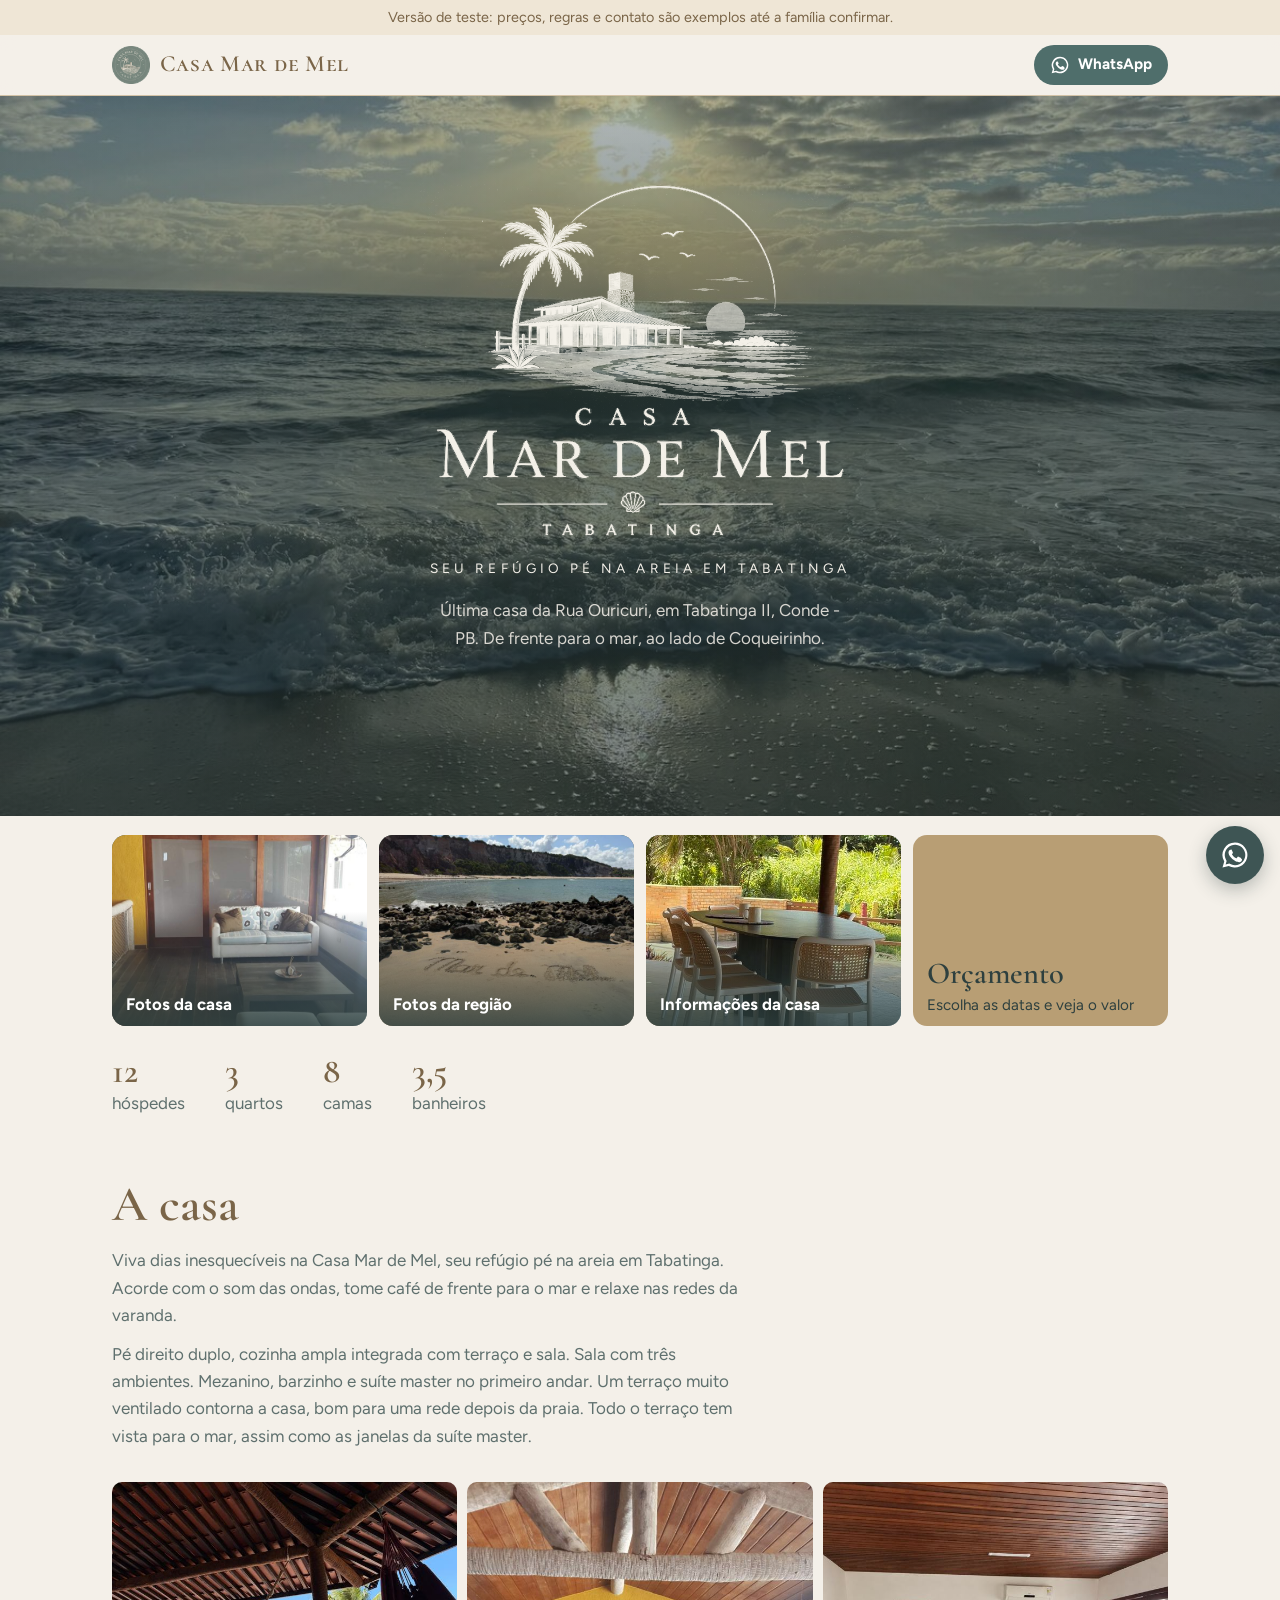
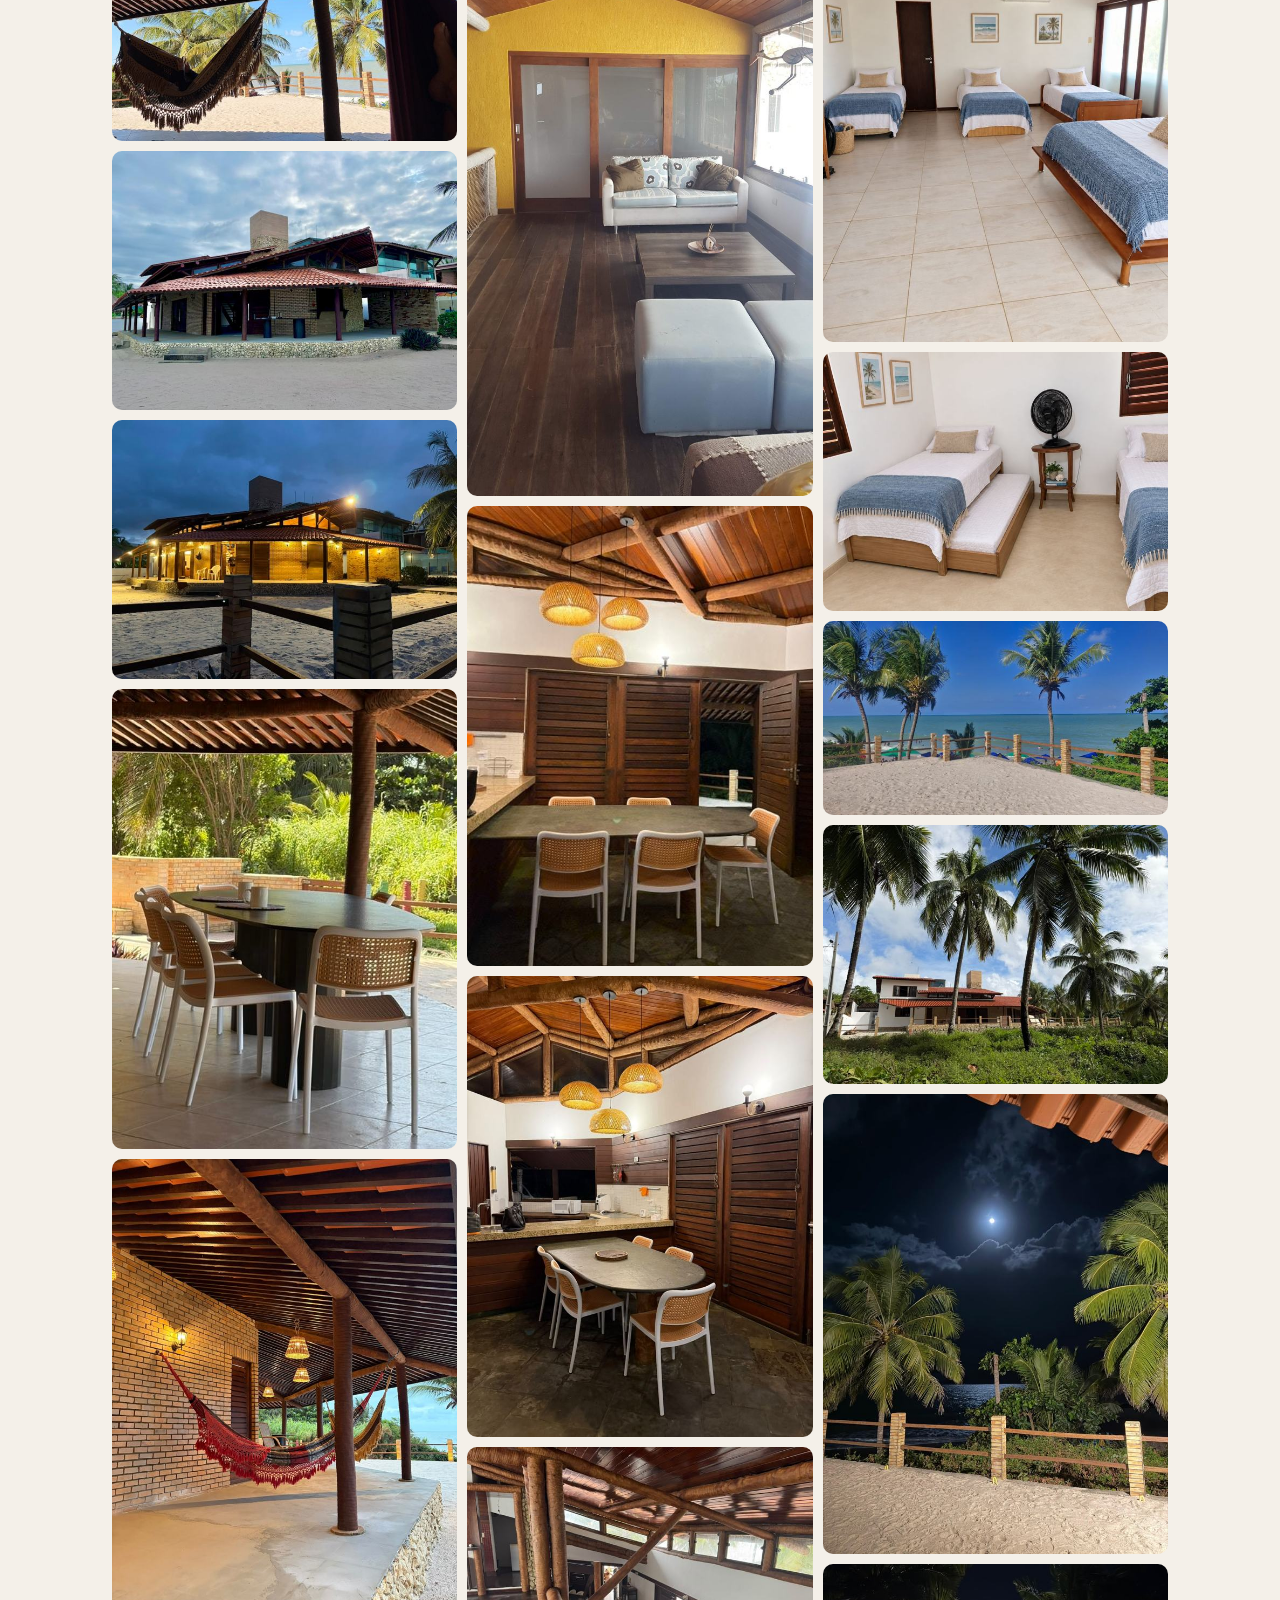
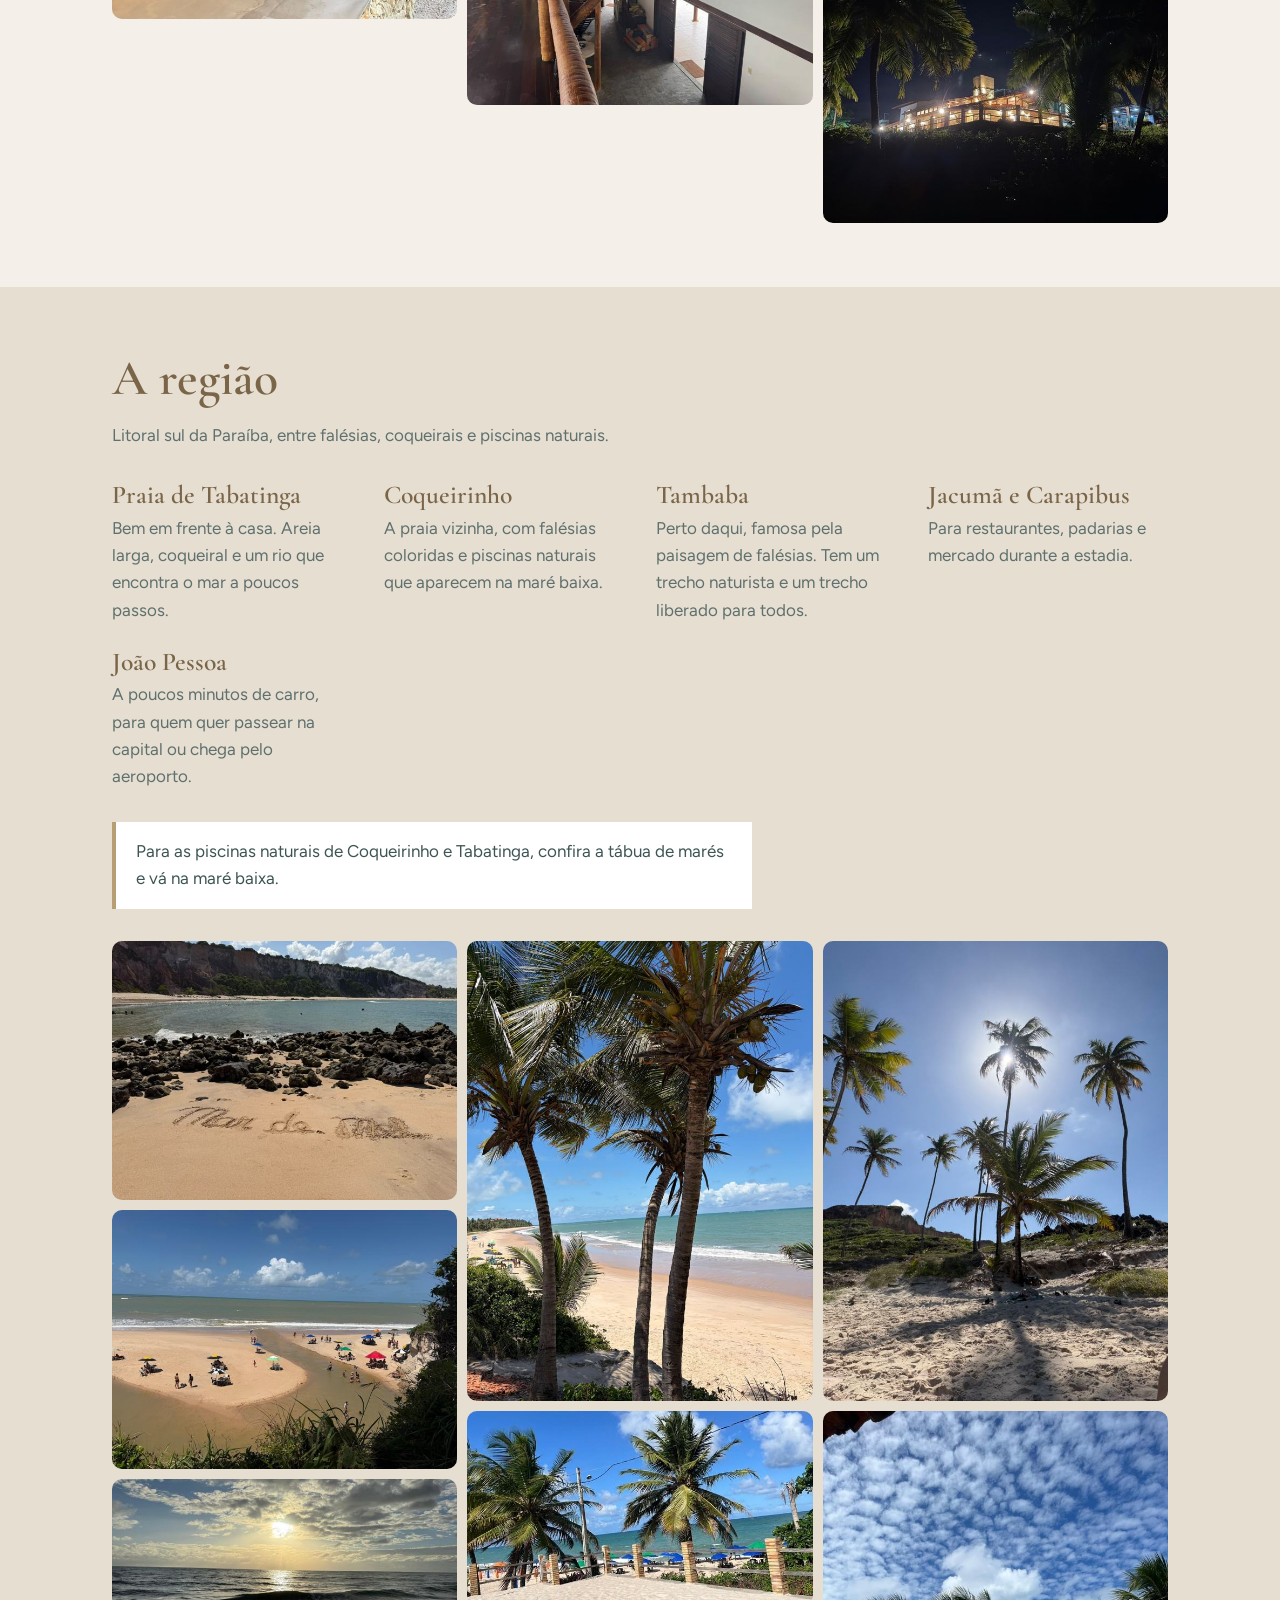
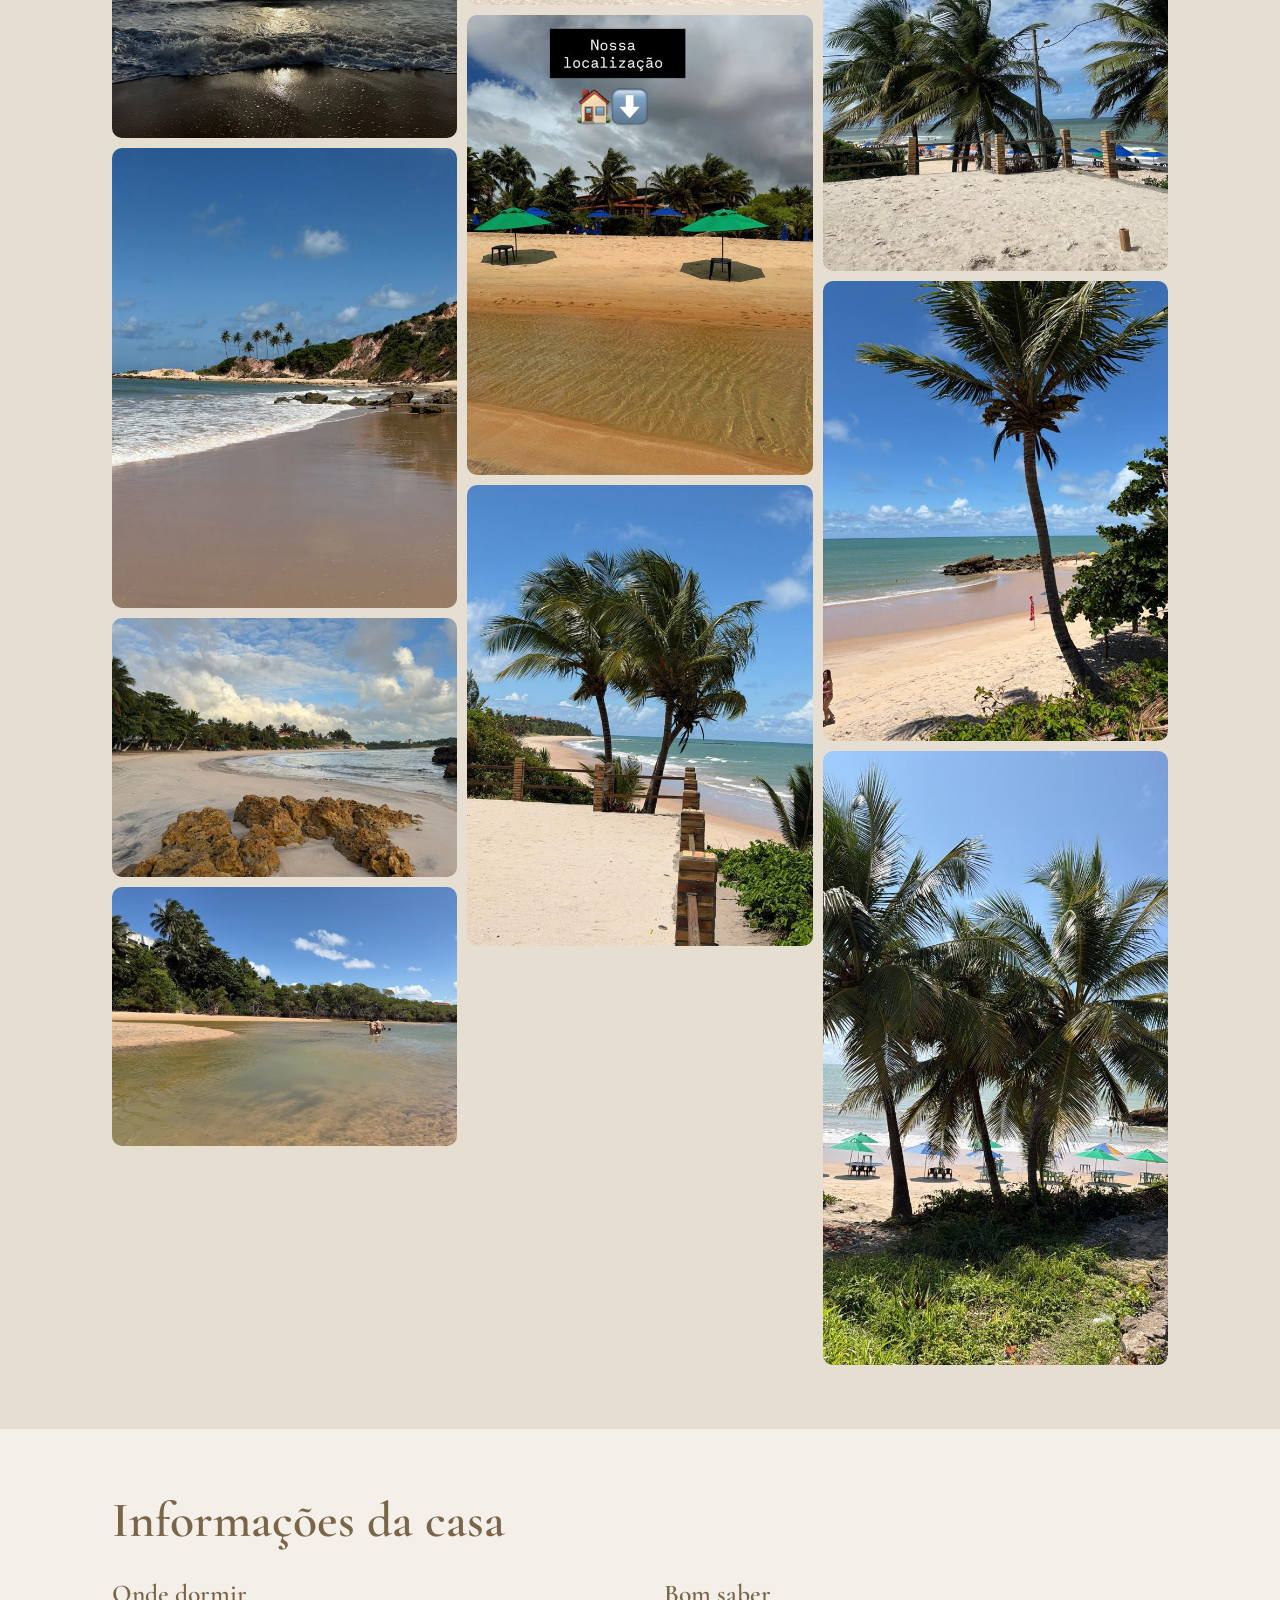
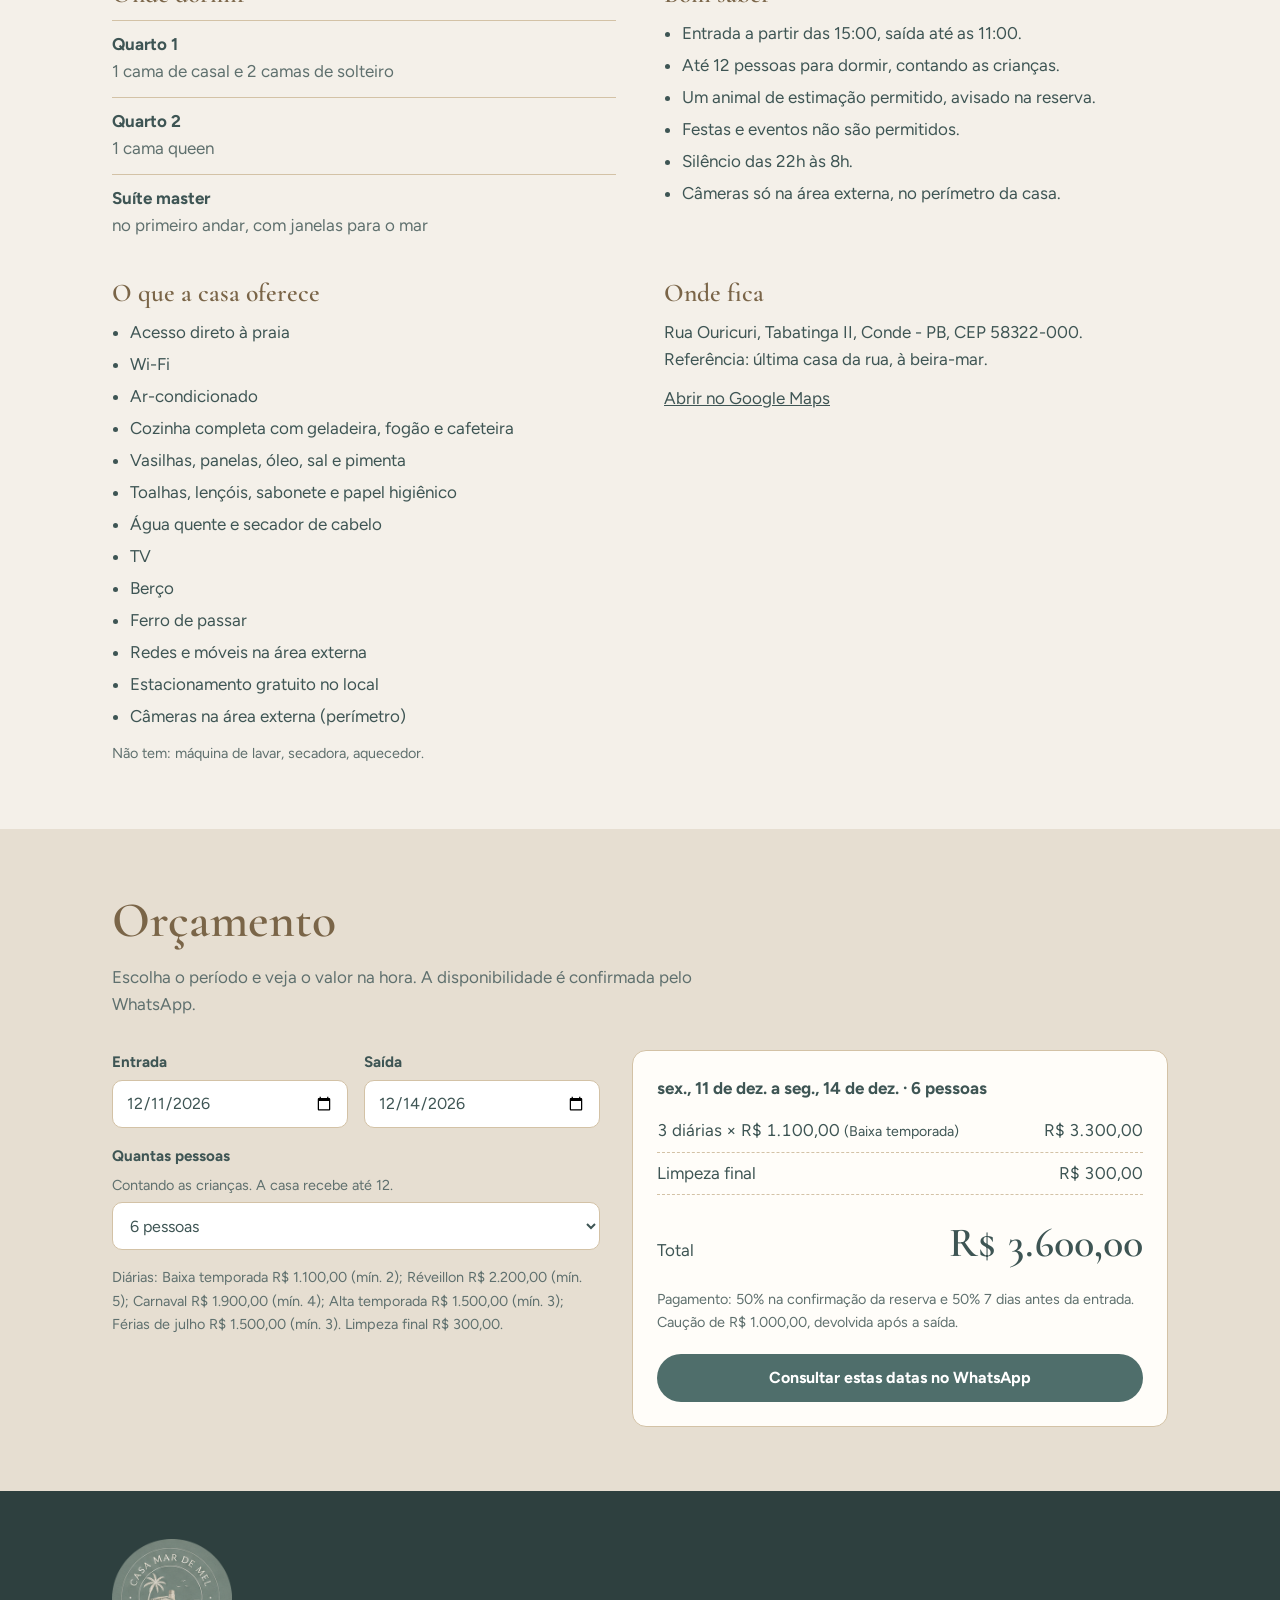
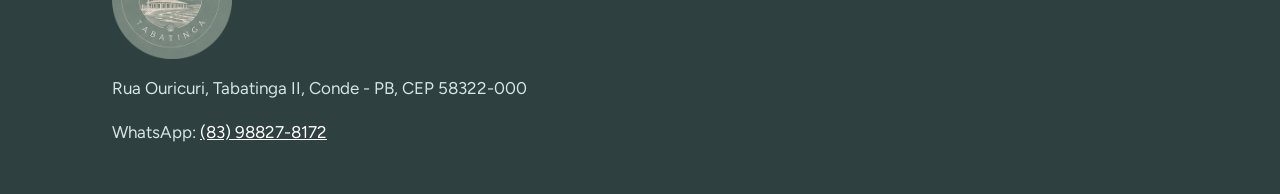
<file: site/index.html>
<!doctype html>
<html lang="pt-BR">
<head>
  <meta charset="utf-8">
  <meta name="viewport" content="width=device-width, initial-scale=1, viewport-fit=cover">
  <title>Casa Mar de Mel · Tabatinga, Conde - PB</title>
  <meta name="description" content="Casa pé na areia em Tabatinga, Conde - PB, para até 12 pessoas. Veja fotos, a região e faça seu orçamento.">
  <meta property="og:title" content="Casa Mar de Mel — pé na areia em Tabatinga">
  <meta property="og:description" content="Casa para até 12 pessoas, de frente para o mar, em Conde - PB.">
  <meta property="og:image" content="fotos/casa/rede-vista-mar.jpg">
  <link rel="icon" type="image/png" sizes="64x64" href="assets/marca/icone-64.png">
  <link rel="icon" type="image/png" sizes="32x32" href="assets/marca/icone-32.png">
  <link rel="apple-touch-icon" href="assets/marca/icone-180.png">
  <link rel="preconnect" href="https://fonts.googleapis.com">
  <link rel="preconnect" href="https://fonts.gstatic.com" crossorigin>
  <link rel="stylesheet" href="https://fonts.googleapis.com/css2?family=Cormorant+Garamond:wght@500;600;700&family=Cormorant+SC:wght@600&family=Figtree:wght@400;700&display=swap">
  <link rel="stylesheet" href="assets/style.css">
</head>
<body>
  <header class="topo">
    <div class="envelope">
      <a class="marca" href="#"><img src="assets/marca/icone-64.png" alt="" width="38" height="38">Casa Mar de Mel</a>
      <a class="btn btn-zap" id="zap-topo" href="#" target="_blank" rel="noopener">
        <svg viewBox="0 0 24 24" fill="currentColor" aria-hidden="true"><path d="M12 2a10 10 0 0 0-8.6 15.1L2 22l5-1.3A10 10 0 1 0 12 2Zm0 18.2a8.2 8.2 0 0 1-4.2-1.2l-.3-.2-3 .8.8-2.9-.2-.3A8.2 8.2 0 1 1 12 20.2Zm4.5-6.1c-.2-.1-1.5-.7-1.7-.8-.2-.1-.4-.1-.6.1l-.8 1c-.1.2-.3.2-.5.1a6.7 6.7 0 0 1-3.3-2.9c-.2-.4.2-.4.7-1.3.1-.2 0-.3 0-.4l-.8-1.8c-.2-.5-.4-.4-.6-.4h-.5a1 1 0 0 0-.7.3 3 3 0 0 0-.9 2.2 5.2 5.2 0 0 0 1.1 2.8 11.9 11.9 0 0 0 4.6 4c1.7.7 2.4.8 3.2.7.5-.1 1.5-.6 1.7-1.2.2-.6.2-1.1.2-1.2-.1-.1-.3-.2-.5-.3Z"/></svg>
        <span class="rotulo">WhatsApp</span>
      </a>
    </div>
  </header>

  <section class="abertura">
    <div class="abertura-marca">
      <h1>
        <img class="logo-creme" src="assets/marca/logo-creme.webp" alt="Casa Mar de Mel, Tabatinga" width="770" height="626" fetchpriority="high">
      </h1>
      <p class="chamada">Seu refúgio pé na areia em Tabatinga</p>
      <p class="local">Última casa da Rua Ouricuri, em Tabatinga II, Conde - PB. De frente para o mar, ao lado de Coqueirinho.</p>
    </div>
    <div class="abertura-fundo">
      <img src="fotos/regiao/nascer-do-sol.jpg" alt="Nascer do sol no mar de Tabatinga" fetchpriority="high">
    </div>
  </section>

  <nav class="envelope atalhos" aria-label="Seções">
    <a class="atalho" href="#casa"><img src="fotos/mini/casa/sala.jpg" alt="" loading="lazy"><span>Fotos da casa</span></a>
    <a class="atalho" href="#regiao"><img src="fotos/mini/regiao/mar-de-mel-na-areia.jpg" alt="" loading="lazy"><span>Fotos da região</span></a>
    <a class="atalho" href="#informacoes"><img src="fotos/mini/casa/terraco-mesa.jpg" alt="" loading="lazy"><span>Informações da casa</span></a>
    <a class="atalho atalho-orc" href="#orcamento"><span>Orçamento<em>Escolha as datas e veja o valor</em></span></a>
  </nav>

  <div class="envelope fatos" id="fatos"></div>

  <section class="secao" id="casa">
    <div class="envelope">
      <h2>A casa</h2>
      <div id="descricao"></div>
      <div class="galeria" id="galeria-casa"></div>
    </div>
  </section>

  <section class="secao secao-nevoa" id="regiao">
    <div class="envelope">
      <h2>A região</h2>
      <p class="lead">Litoral sul da Paraíba, entre falésias, coqueirais e piscinas naturais.</p>
      <div class="lugares" id="lugares"></div>
      <p class="dica">Para as piscinas naturais de Coqueirinho e Tabatinga, confira a tábua de marés e vá na maré baixa.</p>
      <div class="galeria" id="galeria-regiao"></div>
    </div>
  </section>

  <section class="secao" id="informacoes">
    <div class="envelope">
      <h2>Informações da casa</h2>
      <div class="info-grade">
        <div>
          <h3>Onde dormir</h3>
          <div class="camas" id="camas"></div>
        </div>
        <div>
          <h3>Bom saber</h3>
          <ul id="bom-saber"></ul>
        </div>
        <div>
          <h3>O que a casa oferece</h3>
          <ul id="comodidades"></ul>
          <p class="nao" id="nao-tem"></p>
        </div>
        <div>
          <h3>Onde fica</h3>
          <p id="endereco"></p>
          <p style="margin-top:.75rem"><a id="link-mapa" href="#" target="_blank" rel="noopener">Abrir no Google Maps</a></p>
        </div>
      </div>
    </div>
  </section>

  <section class="secao secao-nevoa" id="orcamento">
    <div class="envelope">
      <h2>Orçamento</h2>
      <p class="lead">Escolha o período e veja o valor na hora. A disponibilidade é confirmada pelo WhatsApp.</p>
      <div class="orc">
        <form class="campos" id="form-orc" novalidate>
          <div class="campos-2">
            <label for="orc-entrada">Entrada<input type="date" id="orc-entrada" required></label>
            <label for="orc-saida">Saída<input type="date" id="orc-saida" required></label>
          </div>
          <label for="orc-hospedes">Quantas pessoas
            <span class="ajuda">Contando as crianças. A casa recebe até 12.</span>
            <select id="orc-hospedes"></select>
          </label>
          <div id="tabela-precos"></div>
        </form>
        <div class="recibo" id="recibo" aria-live="polite"></div>
      </div>
    </div>
  </section>

  <footer class="rodape">
    <div class="envelope">
      <img class="selo" src="assets/marca/selo.png" alt="Selo Casa Mar de Mel, Tabatinga" width="120" height="120" loading="lazy">
      <p id="rodape-end"></p>
      <p>WhatsApp: <a id="zap-rodape" href="#" target="_blank" rel="noopener"></a></p>
    </div>
  </footer>

  <a class="zap-flutuante" id="zap-flutuante" href="#" target="_blank" rel="noopener" aria-label="Conversar no WhatsApp">
    <svg viewBox="0 0 24 24" fill="currentColor" aria-hidden="true"><path d="M12 2a10 10 0 0 0-8.6 15.1L2 22l5-1.3A10 10 0 1 0 12 2Zm0 18.2a8.2 8.2 0 0 1-4.2-1.2l-.3-.2-3 .8.8-2.9-.2-.3A8.2 8.2 0 1 1 12 20.2Zm4.5-6.1c-.2-.1-1.5-.7-1.7-.8-.2-.1-.4-.1-.6.1l-.8 1c-.1.2-.3.2-.5.1a6.7 6.7 0 0 1-3.3-2.9c-.2-.4.2-.4.7-1.3.1-.2 0-.3 0-.4l-.8-1.8c-.2-.5-.4-.4-.6-.4h-.5a1 1 0 0 0-.7.3 3 3 0 0 0-.9 2.2 5.2 5.2 0 0 0 1.1 2.8 11.9 11.9 0 0 0 4.6 4c1.7.7 2.4.8 3.2.7.5-.1 1.5-.6 1.7-1.2.2-.6.2-1.1.2-1.2-.1-.1-.3-.2-.5-.3Z"/></svg>
  </a>

  <dialog class="lightbox" id="lightbox" aria-label="Foto ampliada">
    <div class="lb-ctrl">
      <button type="button" id="lb-ant" aria-label="Foto anterior">‹</button>
      <button type="button" id="lb-prox" aria-label="Próxima foto">›</button>
      <button type="button" id="lb-fechar">Fechar</button>
    </div>
    <figure><img id="lb-img" alt=""><figcaption id="lb-legenda"></figcaption></figure>
  </dialog>

  <script src="assets/config.js"></script>
  <script src="assets/app.js"></script>
  <script>
  (function () {
    const { C, money, zap, orcamento, iso, br, brLong, addDays, esc } = MDM;
    MDM.faixaTeste();
    const $ = (id) => document.getElementById(id);

    // WhatsApp
    const oi = `Olá! Vi o site da ${C.nome} e queria mais informações.`;
    ["zap-topo", "zap-flutuante", "zap-rodape"].forEach((id) => ($(id).href = zap(oi)));
    $("zap-rodape").textContent = C.whatsappExibicao;

    // Fatos
    $("fatos").innerHTML = [[C.capacidade, "hóspedes"], [C.quartos, "quartos"], [C.camas, "camas"], [C.banheiros, "banheiros"]]
      .map(([n, t]) => `<span><b>${n}</b>${t}</span>`).join("");

    // Descrição
    $("descricao").innerHTML = C.descricao.map((p) => `<p class="lead">${esc(p)}</p>`).join("");

    // Galerias + lightbox
    let atual = [], idx = 0;
    const lb = $("lightbox");
    function mostrar() { $("lb-img").src = "fotos/" + atual[idx][0]; $("lb-img").alt = atual[idx][1]; $("lb-legenda").textContent = `${atual[idx][1]} · ${idx + 1} de ${atual.length}`; }
    function galeria(el, fotos) {
      el.innerHTML = fotos.map(([f, alt, w, h], i) => `<button type="button" data-i="${i}" aria-label="Ampliar: ${esc(alt)}"><img src="fotos/mini/${f}" alt="${esc(alt)}" width="${w}" height="${h}" loading="lazy" decoding="async"></button>`).join("");
      el.addEventListener("click", (e) => { const b = e.target.closest("button"); if (!b) return; atual = fotos; idx = +b.dataset.i; mostrar(); lb.showModal(); });
    }
    galeria($("galeria-casa"), C.fotosCasa);
    galeria($("galeria-regiao"), C.fotosRegiao);
    $("lb-fechar").onclick = () => lb.close();
    $("lb-ant").onclick = () => { idx = (idx - 1 + atual.length) % atual.length; mostrar(); };
    $("lb-prox").onclick = () => { idx = (idx + 1) % atual.length; mostrar(); };
    lb.addEventListener("keydown", (e) => { if (e.key === "ArrowLeft") $("lb-ant").click(); if (e.key === "ArrowRight") $("lb-prox").click(); });
    lb.addEventListener("click", (e) => { if (e.target.tagName === "FIGURE") lb.close(); });

    // Região
    $("lugares").innerHTML = C.regiao.map((l) => `<div class="lugar"><h3>${esc(l.nome)}</h3><p>${esc(l.texto)}</p></div>`).join("");

    // Informações
    $("camas").innerHTML = C.dormir.map((q) => `<div><strong>${esc(q.nome)}</strong><span>${esc(q.camas)}</span></div>`).join("");
    $("comodidades").innerHTML = C.comodidades.map((c) => `<li>${esc(c)}</li>`).join("");
    $("nao-tem").textContent = "Não tem: " + C.naoTem.join(", ").toLowerCase() + ".";
    $("bom-saber").innerHTML = [
      `Entrada a partir das ${C.checkin}, saída até as ${C.checkout}.`,
      `Até ${C.capacidade} pessoas para dormir, contando as crianças.`,
      "Um animal de estimação permitido, avisado na reserva.",
      "Festas e eventos não são permitidos.",
      "Silêncio das 22h às 8h.",
      "Câmeras só na área externa, no perímetro da casa.",
    ].map((t) => `<li>${esc(t)}</li>`).join("");
    $("endereco").textContent = `${C.endereco}. Referência: ${C.referencia}.`;
    $("rodape-end").textContent = C.endereco;
    $("link-mapa").href = C.mapa;

    // Orçamento
    const sel = $("orc-hospedes");
    for (let i = 1; i <= C.capacidade; i++) sel.add(new Option(`${i} ${i > 1 ? "pessoas" : "pessoa"}`, i));
    sel.value = 6;
    const hoje = new Date(); hoje.setHours(0, 0, 0, 0);
    // Exemplo inicial: próxima sexta a segunda
    const sexta = addDays(hoje, ((5 - hoje.getDay() + 7) % 7) || 7);
    $("orc-entrada").value = iso(sexta);
    $("orc-saida").value = iso(addDays(sexta, 3));
    $("orc-entrada").min = iso(hoje);

    $("tabela-precos").innerHTML = `<p class="ajuda" style="color:var(--tinta-suave);font-size:var(--t-peq)">Diárias: ${[C.precos.padrao, ...C.precos.temporadas].map((t) => `${esc(t.nome)} ${money(t.diaria)}${t.minimo > 1 ? ` (mín. ${t.minimo})` : ""}`).join("; ")}. Limpeza final ${money(C.precos.limpeza)}.</p>`;

    function atualizar() {
      const e = $("orc-entrada").value, s = $("orc-saida").value, h = +sel.value;
      if (e && (!s || s <= e)) { $("orc-saida").value = iso(addDays(MDM.parseISO(e), 1)); }
      $("orc-saida").min = e ? iso(addDays(MDM.parseISO(e), 1)) : "";
      const r = orcamento({ entrada: e, saida: $("orc-saida").value, hospedes: h });
      const rec = $("recibo");
      if (r.erro) { rec.innerHTML = `<p class="erro">${esc(r.erro)}</p>`; return; }
      const linhas = r.grupos.map((g) => `<div class="recibo-linha"><span>${g.noites} ${g.noites > 1 ? "diárias" : "diária"} × ${money(g.diaria)} <small>(${esc(g.nome)})</small></span><span>${money(g.subtotal)}</span></div>`).join("");
      const msg = `Olá! Fiz um orçamento no site da ${C.nome}:\n` +
        `Entrada: ${br(r.entrada)}\nSaída: ${br(r.saida)}\n${r.noites} diárias, ${h} ${h > 1 ? "pessoas" : "pessoa"}\nTotal: ${money(r.total)}\n\nEssas datas estão disponíveis?`;
      rec.innerHTML = `
        <p class="recibo-periodo">${esc(brLong(r.entrada))} a ${esc(brLong(r.saida))} · ${h} ${h > 1 ? "pessoas" : "pessoa"}</p>
        ${linhas}
        <div class="recibo-linha"><span>Limpeza final</span><span>${money(r.limpeza)}</span></div>
        <div class="recibo-total"><span>Total</span><strong>${money(r.total)}</strong></div>
        <p class="obs">Pagamento: ${r.parcelas.map((p) => `${p.pct}% ${esc(p.quandoTexto)}`).join(" e ")}.${r.caucao ? ` Caução de ${money(r.caucao)}, devolvida após a saída.` : ""}</p>
        ${r.abaixoDoMinimo ? `<p class="aviso">Neste período o mínimo é de ${r.minimo} diárias. Fale com a gente para ver se dá para abrir uma exceção.</p>` : ""}
        <a class="btn btn-zap" href="${zap(msg)}" target="_blank" rel="noopener">Consultar estas datas no WhatsApp</a>`;
    }
    ["orc-entrada", "orc-saida", "orc-hospedes"].forEach((id) => $(id).addEventListener("input", atualizar));
    atualizar();
  })();
  </script>
</body>
</html>
</file>
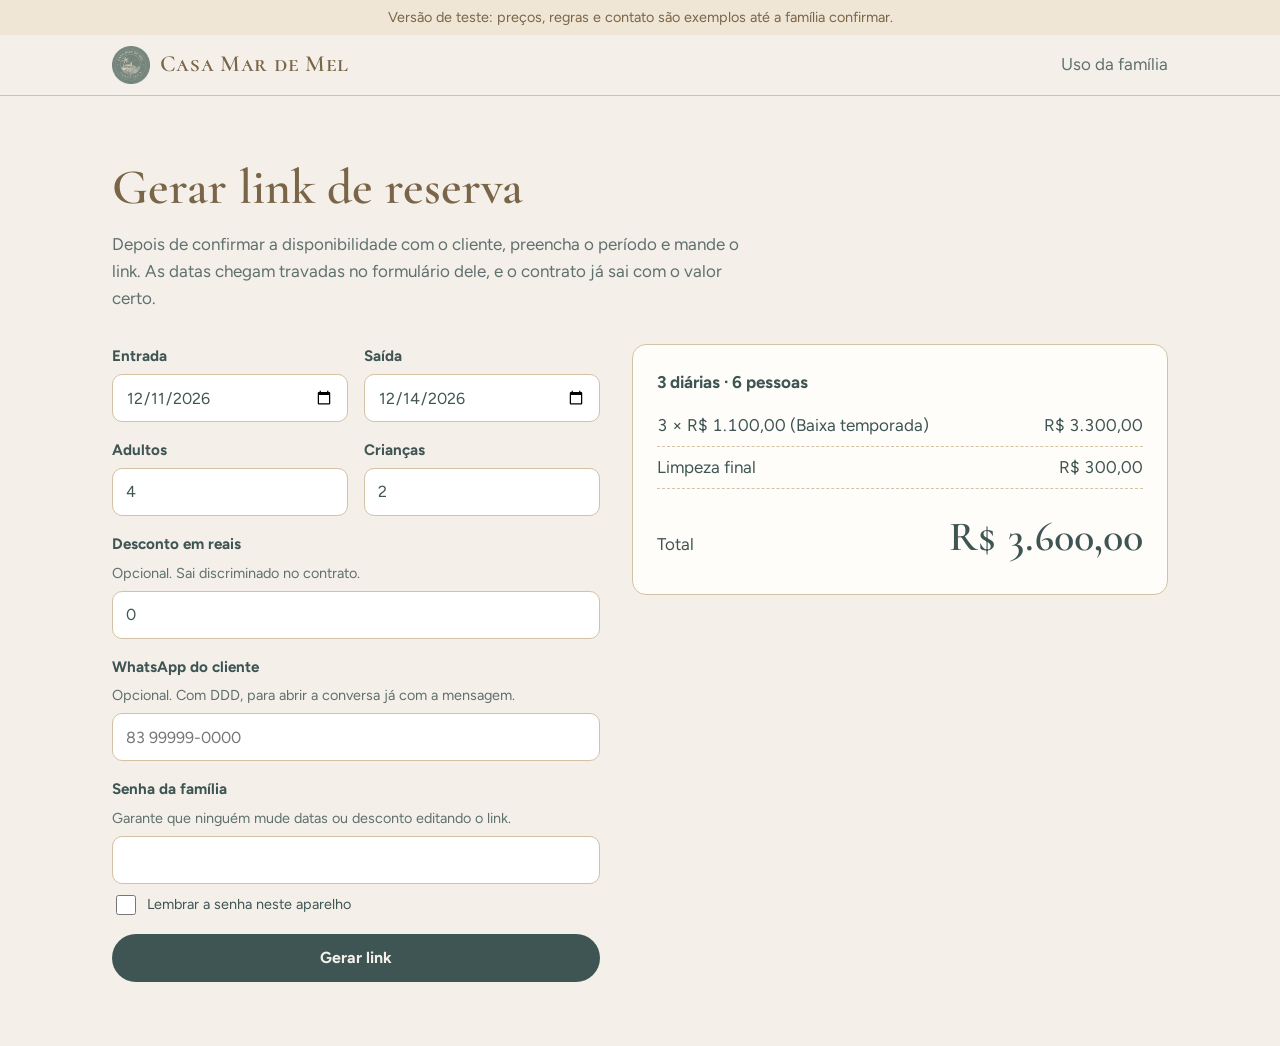
<file: site/link.html>
<!doctype html>
<html lang="pt-BR">
<head>
  <meta charset="utf-8">
  <meta name="viewport" content="width=device-width, initial-scale=1, viewport-fit=cover">
  <title>Gerar link de reserva · Casa Mar de Mel</title>
  <meta name="robots" content="noindex">
  <link rel="icon" type="image/png" sizes="64x64" href="assets/marca/icone-64.png">
  <link rel="icon" type="image/png" sizes="32x32" href="assets/marca/icone-32.png">
  <link rel="apple-touch-icon" href="assets/marca/icone-180.png">
  <link rel="preconnect" href="https://fonts.googleapis.com">
  <link rel="preconnect" href="https://fonts.gstatic.com" crossorigin>
  <link rel="stylesheet" href="https://fonts.googleapis.com/css2?family=Cormorant+Garamond:wght@500;600;700&family=Cormorant+SC:wght@600&family=Figtree:wght@400;700&display=swap">
  <link rel="stylesheet" href="assets/style.css">
</head>
<body>
  <header class="topo">
    <div class="envelope"><a class="marca" href="index.html"><img src="assets/marca/icone-64.png" alt="" width="38" height="38">Casa Mar de Mel</a><span style="color:var(--tinta-suave)">Uso da família</span></div>
  </header>

  <section class="secao">
    <div class="envelope">
      <h2>Gerar link de reserva</h2>
      <p class="lead">Depois de confirmar a disponibilidade com o cliente, preencha o período e mande o link. As datas chegam travadas no formulário dele, e o contrato já sai com o valor certo.</p>
      <div class="orc">
        <form class="campos" id="form-link" novalidate>
          <div class="campos-2">
            <label for="l-entrada">Entrada<input type="date" id="l-entrada" required></label>
            <label for="l-saida">Saída<input type="date" id="l-saida" required></label>
          </div>
          <div class="campos-2">
            <label for="l-adultos">Adultos<input type="number" id="l-adultos" min="1" max="12" value="4"></label>
            <label for="l-criancas">Crianças<input type="number" id="l-criancas" min="0" max="11" value="2"></label>
          </div>
          <label for="l-desconto">Desconto em reais<span class="ajuda">Opcional. Sai discriminado no contrato.</span><input type="number" id="l-desconto" min="0" step="10" value="0"></label>
          <label for="l-telefone">WhatsApp do cliente<span class="ajuda">Opcional. Com DDD, para abrir a conversa já com a mensagem.</span><input type="tel" id="l-telefone" placeholder="83 99999-0000"></label>
          <div id="bloco-senha" hidden style="display:grid;gap:.5rem">
            <label for="l-senha">Senha da família<span class="ajuda">Garante que ninguém mude datas ou desconto editando o link.</span><input type="password" id="l-senha" autocomplete="current-password"></label>
            <label class="senha-linha" for="l-lembrar"><input type="checkbox" id="l-lembrar"> Lembrar a senha neste aparelho</label>
          </div>
          <button class="btn btn-mel" type="submit" id="btn-gerar">Gerar link</button>
          <p class="status" id="status-link" role="status" hidden></p>
        </form>
        <div class="recibo" id="saida-link" aria-live="polite"></div>
      </div>
    </div>
  </section>

  <script src="assets/config.js"></script>
  <script src="assets/app.js"></script>
  <script src="assets/envio.js"></script>
  <script>
  (function () {
    const { C, money, orcamento, iso, br, addDays, esc, parseISO } = MDM;
    MDM.faixaTeste();
    const $ = (id) => document.getElementById(id);
    const hoje = new Date(); hoje.setHours(0, 0, 0, 0);
    const sexta = addDays(hoje, ((5 - hoje.getDay() + 7) % 7) || 7);
    $("l-entrada").value = iso(sexta); $("l-saida").value = iso(addDays(sexta, 3));

    const conferido = MDMEnvio.ativo();
    $("bloco-senha").hidden = !conferido;
    const SENHA = "mdm-senha-familia";
    try { const s = localStorage.getItem(SENHA); if (s) { $("l-senha").value = s; $("l-lembrar").checked = true; } } catch {}

    function ler() {
      const e = $("l-entrada").value, s = $("l-saida").value;
      const a = +$("l-adultos").value || 1, c = +$("l-criancas").value || 0, desc = +$("l-desconto").value || 0;
      return { e, s, a, c, desc, r: orcamento({ entrada: e, saida: s, hospedes: a + c, desconto: desc }) };
    }

    // Resumo do valor, sempre atualizado
    function resumo() {
      const { a, c, r } = ler();
      const out = $("saida-link");
      if (r.erro) { out.innerHTML = `<p class="erro">${esc(r.erro)}</p>`; return; }
      out.innerHTML = `
        <p class="recibo-periodo">${r.noites} diárias · ${a + c} pessoas</p>
        ${r.grupos.map((g) => `<div class="recibo-linha"><span>${g.noites} × ${money(g.diaria)} (${esc(g.nome)})</span><span>${money(g.subtotal)}</span></div>`).join("")}
        <div class="recibo-linha"><span>Limpeza final</span><span>${money(r.limpeza)}</span></div>
        ${r.desconto ? `<div class="recibo-linha"><span>Desconto</span><span>− ${money(r.desconto)}</span></div>` : ""}
        <div class="recibo-total"><span>Total</span><strong>${money(r.total)}</strong></div>
        ${r.abaixoDoMinimo ? `<p class="aviso">Abaixo do mínimo de ${r.minimo} diárias deste período. O link funciona mesmo assim.</p>` : ""}
        <div id="link-pronto"></div>`;
    }

    async function gerar(ev) {
      ev.preventDefault();
      const { e, s, a, c, desc, r } = ler();
      if (r.erro) return;
      const params = { entrada: e, saida: s, adultos: a, criancas: c, ...(desc ? { desconto: desc } : {}) };
      const btn = $("btn-gerar");
      $("status-link").hidden = true;
      if (conferido) {
        const senha = $("l-senha").value;
        if (!senha) { $("status-link").className = "status status-erro"; $("status-link").textContent = "Digite a senha da família."; $("status-link").hidden = false; return; }
        btn.disabled = true; btn.textContent = "Gerando…";
        try {
          const resp = await MDMEnvio.chamar("assinarLink", { senha, link: { ...params, desconto: desc } });
          params.c = resp.c;
          try { $("l-lembrar").checked ? localStorage.setItem(SENHA, senha) : localStorage.removeItem(SENHA); } catch {}
        } catch (err) {
          $("status-link").className = "status status-erro"; $("status-link").textContent = err.message; $("status-link").hidden = false;
          btn.disabled = false; btn.textContent = "Gerar link"; return;
        }
        btn.disabled = false; btn.textContent = "Gerar link";
      }
      const base = new URL("reserva.html", location.href);
      base.search = new URLSearchParams(params).toString();
      const link = base.toString();
      const msg = `Olá! Segue o link para concluir sua reserva na ${C.nome} (${br(r.entrada)} a ${br(r.saida)}, total ${money(r.total)}). É só preencher seus dados, enviar os documentos e assinar o contrato pelo gov.br:\n${link}`;
      const tel = $("l-telefone").value.replace(/\D/g, "");
      const zapUrl = `https://wa.me/${tel ? (tel.length <= 11 ? "55" + tel : tel) : ""}?text=${encodeURIComponent(msg)}`;
      $("link-pronto").innerHTML = `
        <p class="obs">Link para o cliente${conferido ? " (conferido)" : ""}:</p>
        <p class="link-gerado" id="link-txt">${esc(link)}</p>
        <button class="btn btn-linha" type="button" id="btn-copiar">Copiar link</button>
        <a class="btn btn-zap" href="${zapUrl}" target="_blank" rel="noopener">Mandar pelo WhatsApp</a>`;
      $("btn-copiar").onclick = async () => {
        try { await navigator.clipboard.writeText(link); $("btn-copiar").textContent = "Link copiado"; }
        catch { const sel = getSelection(); const rg = document.createRange(); rg.selectNodeContents($("link-txt")); sel.removeAllRanges(); sel.addRange(rg); $("btn-copiar").textContent = "Selecionado: copie com o menu"; }
      };
    }
    $("form-link").addEventListener("input", (ev) => { if (ev.target.id !== "l-senha") resumo(); });
    $("form-link").addEventListener("submit", gerar);
    resumo();
  })();
  </script>
</body>
</html>
</file>
<file: site/assets/style.css>
/* Casa Mar de Mel
 * Conceito: a foto da casa abre a página; o resto é calmo, como a maré baixa.
 * Mar (azul-petróleo) para estrutura, mel (âmbar) para a ação principal,
 * madeira (do telhado) para detalhes. Uma coluna no celular, duas no computador.
 */
:root {
  /* Paleta oficial da marca (manual Casa Mar de Mel) */
  --areia: #e6ded1;      /* E6DED1 */
  --duna: #d3c2a6;       /* D3C2A6 */
  --mel: #b89e74;        /* B89E74 */
  --brisa: #a8c1b7;      /* A8C1B7 */
  --salvia: #6d8d8a;     /* 6D8D8A */
  --petroleo: #3e5554;   /* 3E5554 */
  /* Derivados para texto e fundo */
  --papel: #f4f0e9;
  --madeira: #7a6548;    /* marrom do letreiro da logo */
  --petroleo-escuro: #2e403f;

  /* Papéis (nomes usados no restante do CSS) */
  --mar: var(--petroleo);
  --mar-escuro: var(--petroleo-escuro);
  --nevoa: var(--areia);
  --mel-claro: #efe6d6;
  --tinta: var(--petroleo);
  --tinta-suave: #5f706e;
  --linha: var(--duna);
  --fundo: var(--papel);
  --zap: var(--petroleo);
  --erro: #a5321f;

  --f-display: "Cormorant Garamond", "Garamond", "Georgia", serif;
  --f-marca: "Cormorant SC", "Cormorant Garamond", "Georgia", serif;
  --f-texto: "Figtree", "Segoe UI", system-ui, sans-serif;

  --t-1: clamp(3rem, 11vw, 6.5rem);
  --t-2: clamp(2.2rem, 5.5vw, 3.1rem);
  --t-3: 1.6rem;
  --t-corpo: 1.0625rem;
  --t-peq: 0.9rem;

  --larg: 68rem;
  --raio: 14px;
}

* { box-sizing: border-box; }
[hidden] { display: none !important; }
html { scroll-behavior: smooth; }
@media (prefers-reduced-motion: reduce) { html { scroll-behavior: auto; } }
body {
  margin: 0;
  background: var(--fundo);
  color: var(--tinta);
  font-family: var(--f-texto);
  font-size: var(--t-corpo);
  line-height: 1.6;
  -webkit-font-smoothing: antialiased;
}
img { max-width: 100%; display: block; }
h1, h2, h3 { font-family: var(--f-display); font-weight: 600; line-height: 1.1; text-wrap: balance; margin: 0; }
p { margin: 0; }
a { color: var(--mar); }
:focus-visible { outline: 3px solid var(--mel); outline-offset: 2px; border-radius: 4px; }

.faixa-teste {
  background: var(--mel-claro);
  color: var(--madeira);
  font-size: var(--t-peq);
  text-align: center;
  padding: 6px max(16px, env(safe-area-inset-right, 0px)) 6px max(16px, env(safe-area-inset-left, 0px));
}

.envelope {
  max-width: var(--larg);
  margin: 0 auto;
  padding-left: max(16px, env(safe-area-inset-left, 0px));
  padding-right: max(16px, env(safe-area-inset-right, 0px));
}

/* ---------- Botões ---------- */
.btn {
  display: inline-flex; align-items: center; justify-content: center; gap: 0.5rem;
  min-height: 48px; padding: 0 1.25rem;
  border-radius: 999px; border: 0;
  font: 700 1rem/1 var(--f-texto);
  text-decoration: none; cursor: pointer;
}
.btn-mel { background: var(--petroleo); color: var(--papel); }
.btn-mel:hover { background: var(--petroleo-escuro); }
.btn-zap { background: #4f6e6b; color: #fff; } /* sálvia escurecido p/ contraste AA */
.btn-zap:hover { background: #43605d; }
.btn-linha { background: transparent; color: var(--mar); box-shadow: inset 0 0 0 2px var(--mar); }
.btn-linha:hover { background: var(--nevoa); }
.btn[disabled] { opacity: 0.45; cursor: not-allowed; }
.btn svg { width: 20px; height: 20px; flex: none; }

/* ---------- Topo ---------- */
.topo {
  position: sticky; top: env(safe-area-inset-top, 0px); z-index: 20;
  background: rgba(244, 240, 233, 0.94);
  backdrop-filter: blur(8px);
  border-bottom: 1px solid var(--linha);
}
.topo .envelope { display: flex; align-items: center; justify-content: space-between; gap: 1rem; min-height: 60px; }
.marca { display: inline-flex; align-items: center; gap: 0.6rem; font-family: var(--f-marca); font-weight: 600; font-size: 1.45rem; letter-spacing: 0.03em; color: var(--madeira); text-decoration: none; white-space: nowrap; }
.marca img { width: 38px; height: 38px; }
.topo .btn { min-height: 40px; padding: 0 1rem; font-size: 0.95rem; }

/* ---------- Abertura: foto do mar em tela cheia com a logo em creme por cima (igual no celular e no computador) ---------- */
.abertura { position: relative; display: grid; place-items: center; min-height: min(80vh, 760px); overflow: hidden; background: var(--petroleo-escuro); }
.abertura-fundo img { position: absolute; inset: 0; width: 100%; height: 100%; object-fit: cover; object-position: center 55%; }
.abertura::after {
  content: ""; position: absolute; inset: 0;
  background:
    radial-gradient(ellipse 55% 60% at 50% 46%, rgba(46, 64, 63, 0.6), rgba(46, 64, 63, 0.3) 75%),
    linear-gradient(180deg, rgba(46, 64, 63, 0.1), rgba(46, 64, 63, 0.45));
}
.abertura-marca { position: relative; z-index: 1; display: grid; justify-items: center; gap: 1.1rem; text-align: center; padding-block: 3rem; padding-left: max(16px, env(safe-area-inset-left, 0px)); padding-right: max(16px, env(safe-area-inset-right, 0px)); }
.abertura-marca h1 { margin: 0; line-height: 0; }
.abertura-marca .logo-creme { width: min(440px, 38vw); height: auto; }
.abertura-marca .chamada { color: var(--papel); font-size: 0.85rem; letter-spacing: 0.3em; text-transform: uppercase; }
.abertura-marca .local { color: rgba(244, 240, 233, 0.86); max-width: 26rem; }
@media (max-width: 760px) {
  .abertura { min-height: min(78vh, 640px); }
  .abertura::after { background: radial-gradient(ellipse 90% 55% at 50% 46%, rgba(46, 64, 63, 0.62), rgba(46, 64, 63, 0.35) 80%), linear-gradient(180deg, rgba(46, 64, 63, 0.15), rgba(46, 64, 63, 0.5)); }
  .abertura-marca { gap: 0.9rem; padding-block: 2.5rem; }
  .abertura-marca .logo-creme { width: min(78vw, 330px); }
  .abertura-marca .chamada { font-size: 0.72rem; letter-spacing: 0.22em; }
}

/* ---------- Atalhos (os botões pedidos) ---------- */
.atalhos { display: grid; grid-template-columns: repeat(4, 1fr); gap: 12px; margin-top: -1px; padding-block: 1.25rem; }
.atalho {
  position: relative; display: flex; align-items: flex-end;
  aspect-ratio: 4 / 3; border-radius: var(--raio); overflow: hidden;
  color: #fff; text-decoration: none; font-weight: 700; font-size: 1.05rem;
  background: var(--mar);
}
.atalho img { position: absolute; inset: 0; width: 100%; height: 100%; object-fit: cover; transition: transform 0.4s ease; }
.atalho::after { content: ""; position: absolute; inset: 0; background: linear-gradient(180deg, transparent 40%, rgba(46, 64, 63, 0.85)); }
.atalho span { position: relative; z-index: 1; padding: 0.75rem 0.9rem; line-height: 1.2; }
.atalho:hover img { transform: scale(1.04); }
@media (prefers-reduced-motion: reduce) { .atalho img { transition: none; } }
.atalho-orc { background: var(--mel); color: var(--mar-escuro); }
.atalho-orc::after { display: none; }
.atalho-orc span { font-family: var(--f-display); font-weight: 600; font-size: 1.9rem; display: flex; flex-direction: column; gap: 0.25rem; }
.atalho-orc em { font-family: var(--f-texto); font-style: normal; font-size: 0.95rem; font-weight: 400; }
@media (max-width: 720px) { .atalhos { grid-template-columns: 1fr 1fr; } }

.fatos { display: flex; flex-wrap: wrap; gap: 0.5rem 2.5rem; padding-block: 0.25rem 0; color: var(--tinta-suave); }
.fatos span { display: grid; line-height: 1.2; }
.fatos b { font-family: var(--f-display); font-weight: 600; font-size: 2.2rem; color: var(--madeira); }
@media (max-width: 520px) { .fatos { display: grid; grid-template-columns: repeat(4, 1fr); gap: 0.5rem; font-size: 0.9rem; } }

/* ---------- Seções ---------- */
.secao { padding-block: 4rem; scroll-margin-top: 60px; }
.secao-nevoa { background: var(--nevoa); }
.secao h2 { font-size: var(--t-2); color: var(--madeira); margin-bottom: 1rem; }
.secao .lead { max-width: 40rem; color: var(--tinta-suave); }
.secao .lead + .lead { margin-top: 0.75rem; }

/* Galeria */
.galeria { columns: 3 260px; column-gap: 10px; margin-top: 2rem; }
@media (max-width: 620px) { .galeria { columns: 2; column-gap: 8px; } .galeria button { margin-bottom: 8px; } }
.galeria button { display: block; width: 100%; margin: 0 0 10px; padding: 0; border: 0; background: none; cursor: zoom-in; border-radius: 10px; overflow: hidden; break-inside: avoid; }
.galeria img { width: 100%; height: auto; }

.lightbox { border: 0; padding: 0; background: transparent; max-width: 100vw; max-height: 100vh; width: 100vw; height: 100vh; }
.lightbox::backdrop { background: rgba(30, 42, 41, 0.92); }
.lightbox figure { margin: 0; height: 100%; display: grid; grid-template-rows: 1fr auto; place-items: center; padding: 56px 16px 16px; }
.lightbox img { max-height: calc(100vh - 140px); max-width: 100%; object-fit: contain; border-radius: 6px; }
.lightbox figcaption { color: #e9f1f0; padding-top: 0.75rem; text-align: center; }
.lightbox .lb-ctrl { position: fixed; top: calc(12px + env(safe-area-inset-top, 0px)); display: flex; gap: 8px; right: max(12px, env(safe-area-inset-right, 0px)); }
.lightbox .lb-ctrl button { min-height: 44px; min-width: 44px; padding: 0 14px; border-radius: 999px; border: 0; background: rgba(255, 255, 255, 0.16); color: #fff; font: 700 1rem var(--f-texto); cursor: pointer; }

/* Região */
.lugares { display: grid; grid-template-columns: repeat(auto-fit, minmax(14rem, 1fr)); gap: 1.5rem 2rem; margin-top: 2rem; }
.lugar h3 { font-size: var(--t-3); color: var(--madeira); margin-bottom: 0.35rem; }
.lugar p { color: var(--tinta-suave); }
.dica { margin-top: 2rem; padding: 1rem 1.25rem; border-left: 4px solid var(--mel); background: #fff; max-width: 40rem; }

/* Informações */
.info-grade { display: grid; grid-template-columns: 1fr 1fr; gap: 2.5rem 3rem; margin-top: 2rem; }
.info-grade > div { min-width: 0; }
.info-grade h3 { font-size: var(--t-3); color: var(--madeira); margin-bottom: 0.75rem; }
.info-grade ul { margin: 0; padding-left: 1.1rem; }
.info-grade li + li { margin-top: 0.3rem; }
.info-grade .nao { color: var(--tinta-suave); margin-top: 0.75rem; font-size: var(--t-peq); }
.camas { display: grid; gap: 0.75rem; }
.camas div { border-top: 1px solid var(--linha); padding-top: 0.6rem; }
.camas strong { display: block; }
.camas span { color: var(--tinta-suave); }
@media (max-width: 720px) { .info-grade { grid-template-columns: 1fr; } }

/* ---------- Orçamento ---------- */
.orc { display: grid; grid-template-columns: minmax(0, 1fr) minmax(0, 1.1fr); gap: 2rem; margin-top: 2rem; align-items: start; }
@media (max-width: 820px) { .orc { grid-template-columns: 1fr; } }
.campos { display: grid; gap: 1rem; }
.campos-2 { display: grid; grid-template-columns: 1fr 1fr; gap: 1rem; }
@media (max-width: 420px) { .campos-2 { grid-template-columns: 1fr; } }
label { display: grid; gap: 0.35rem; font-weight: 700; font-size: 0.95rem; }
label .ajuda { font-weight: 400; color: var(--tinta-suave); font-size: var(--t-peq); }
input, select, textarea {
  width: 100%; min-height: 48px; padding: 0.6rem 0.8rem;
  border: 1.5px solid var(--linha); border-radius: 10px;
  font: 400 1rem var(--f-texto); color: var(--tinta); background: #fff;
}
input:focus, select:focus, textarea:focus { border-color: var(--mar); outline: none; box-shadow: 0 0 0 3px rgba(62, 85, 84, 0.18); }
input[aria-invalid="true"] { border-color: var(--erro); }

.recibo { background: #fffdf9; border-radius: var(--raio); padding: 1.5rem; border: 1px solid var(--linha); }
.recibo-linha { display: flex; justify-content: space-between; gap: 1rem; padding: 0.45rem 0; border-bottom: 1px dashed var(--linha); font-variant-numeric: tabular-nums; }
.recibo-linha span:last-child { white-space: nowrap; }
.recibo-total { display: flex; justify-content: space-between; align-items: baseline; gap: 1rem; padding-top: 0.9rem; }
.recibo-total strong { font-family: var(--f-display); font-weight: 600; font-size: 2.6rem; color: var(--mar); font-variant-numeric: tabular-nums; }
.recibo .obs { font-size: var(--t-peq); color: var(--tinta-suave); margin-top: 0.75rem; }
.recibo .aviso { margin-top: 0.75rem; padding: 0.6rem 0.8rem; background: var(--mel-claro); color: var(--madeira); border-radius: 8px; font-size: var(--t-peq); }
.recibo .erro { color: var(--erro); font-weight: 700; }
.recibo .btn { width: 100%; margin-top: 1.25rem; }
.recibo-periodo { font-weight: 700; margin-bottom: 0.5rem; }

/* ---------- Rodapé ---------- */
.rodape { background: var(--mar-escuro); color: #d7e5e3; padding-block: 3rem calc(3rem + env(safe-area-inset-bottom, 0px)); }
.rodape .envelope { display: grid; gap: 1rem; }
.rodape .marca { color: var(--papel); font-size: 1.8rem; }
.rodape .selo { width: 120px; height: 120px; }
.rodape a { color: #fff; }

.zap-flutuante {
  position: fixed; z-index: 30;
  right: max(16px, env(safe-area-inset-right, 0px));
  bottom: calc(16px + env(safe-area-inset-bottom, 0px));
  width: 58px; height: 58px; border-radius: 50%;
  display: grid; place-items: center;
  background: var(--zap); color: #fff;
  box-shadow: 0 6px 18px rgba(46, 64, 63, 0.3);
}
.zap-flutuante svg { width: 30px; height: 30px; }

/* ---------- Fluxo de reserva ---------- */
.reserva-topo { background: var(--mar); color: #fff; padding-block: 2rem; }
.reserva-topo h1 { font-size: var(--t-2); }
.reserva-topo p { opacity: 0.9; margin-top: 0.5rem; max-width: 40rem; }
.estadia { display: flex; flex-wrap: wrap; gap: 0.5rem 1.75rem; margin-top: 1.25rem; font-variant-numeric: tabular-nums; }
.estadia div { display: grid; }
.estadia small { opacity: 0.75; font-size: 0.85rem; }
.estadia strong { font-size: 1.1rem; }

.passos { display: grid; grid-template-columns: repeat(4, 1fr); gap: 0.5rem; list-style: none; padding: 0; margin: 1.5rem 0 0; counter-reset: passo; }
.passos li { counter-increment: passo; display: flex; align-items: center; gap: 0.5rem; color: var(--tinta-suave); font-size: 0.95rem; line-height: 1.2; padding-top: 0.6rem; border-top: 3px solid var(--linha); }
.passos li::before { content: counter(passo); display: grid; place-items: center; flex: none; width: 28px; height: 28px; border-radius: 50%; border: 2px solid var(--linha); font-weight: 700; }
.passos li[aria-current="step"] { color: var(--mar); font-weight: 700; border-top-color: var(--mar); }
.passos li[aria-current="step"]::before { background: var(--mar); border-color: var(--mar); color: #fff; }
.passos li.feito { border-top-color: var(--mar); }
.passos li.feito::before { content: "✓"; background: var(--nevoa); border-color: var(--mar); color: var(--mar); }
@media (max-width: 560px) { .passos li { flex-direction: column; align-items: flex-start; gap: 0.35rem; font-size: 0.82rem; } }

.reserva-corpo { display: grid; grid-template-columns: minmax(0, 1fr) 17rem; gap: 2.5rem; padding-block: 2rem 4rem; align-items: start; }
@media (max-width: 860px) { .reserva-corpo { grid-template-columns: 1fr; } }
.painel h2 { font-size: var(--t-2); color: var(--madeira); margin-bottom: 0.5rem; }
.painel > p { color: var(--tinta-suave); max-width: 40rem; }
.painel form, .painel .bloco { margin-top: 1.5rem; display: grid; gap: 1.25rem; }
fieldset { border: 1px solid var(--linha); border-radius: var(--raio); padding: 1.25rem; margin: 0; display: grid; gap: 1rem; min-width: 0; }
legend { font-family: var(--f-display); font-weight: 600; font-size: 1.45rem; color: var(--mar); padding: 0 0.4rem; }
.acoes { display: flex; flex-wrap: wrap; gap: 0.75rem; justify-content: space-between; margin-top: 0.5rem; }
.msg-erro { color: var(--erro); font-weight: 700; }

.hospede-linha { display: grid; grid-template-columns: minmax(0, 2fr) minmax(0, 1fr) minmax(0, 1.5fr) auto; gap: 0.5rem; align-items: end; }
.hospede-linha .btn-remover { min-height: 48px; padding: 0 0.8rem; border-radius: 10px; border: 1.5px solid var(--linha); background: #fff; color: var(--tinta-suave); cursor: pointer; font: 700 0.9rem var(--f-texto); }
@media (max-width: 620px) { .hospede-linha { grid-template-columns: 1fr 1fr; } .hospede-linha label:first-child { grid-column: 1 / -1; } }

.upload { display: grid; gap: 0.5rem; padding: 1rem; border: 2px dashed var(--linha); border-radius: var(--raio); }
.upload.ok { border-style: solid; border-color: var(--mar); background: var(--nevoa); }
.upload .previa { display: flex; gap: 0.75rem; align-items: center; font-size: var(--t-peq); }
.upload .previa img { width: 64px; height: 64px; object-fit: cover; border-radius: 8px; }
.nota-privacidade { font-size: var(--t-peq); color: var(--tinta-suave); }

.lateral { position: sticky; top: 76px; display: grid; gap: 0.6rem; }
.lateral h2 { font-family: var(--f-texto); font-weight: 700; font-size: 1rem; color: var(--tinta); margin-bottom: 0.25rem; }
.lateral button { text-align: left; min-height: 48px; padding: 0.6rem 0.9rem; border-radius: 10px; border: 1.5px solid var(--linha); background: #fff; color: var(--mar); font: 700 1rem var(--f-texto); cursor: pointer; }
.lateral button:hover { background: var(--nevoa); }
.lateral .lateral-zap { margin-top: 0.75rem; font-size: var(--t-peq); color: var(--tinta-suave); }
@media (max-width: 860px) {
  .lateral { position: static; order: -1; display: flex; flex-wrap: wrap; gap: 0.5rem; }
  .lateral h2 { width: 100%; margin: 0; font-size: 0.9rem; color: var(--tinta-suave); font-weight: 400; }
  .lateral button { min-height: 40px; padding: 0.35rem 0.85rem; border-radius: 999px; font-size: 0.9rem; }
  .lateral .lateral-zap { display: none; }
}

/* Documento (contrato e anexos na tela) */
.doc { font-size: 0.98rem; line-height: 1.65; }
.doc-folha { border: 1px solid var(--linha); border-radius: var(--raio); padding: clamp(1rem, 4vw, 2.5rem); max-height: 70vh; overflow-y: auto; background: #fff; }
.doc p, .doc ul, .doc dl, .doc .doc-tabela { margin: 0 0 0.8rem; max-width: 46rem; }
.doc-titulo { font-size: 1.9rem; color: var(--madeira); margin: 0 0 0.75rem; }
.doc-h { font-family: var(--f-texto); font-weight: 700; font-size: 1.05rem; color: var(--mar); margin: 1.4rem 0 0.4rem; }
.doc-kv { display: grid; grid-template-columns: max-content minmax(0, 1fr); gap: 0.3rem 1rem; }
.doc-kv dt { font-weight: 700; }
.doc-kv dd { margin: 0; }
.doc-tabela { overflow-x: auto; }
.doc table { border-collapse: collapse; width: 100%; font-size: 0.93rem; font-variant-numeric: tabular-nums; }
.doc th, .doc td { border: 1px solid var(--linha); padding: 0.4rem 0.6rem; text-align: left; vertical-align: top; }
.doc th { background: var(--nevoa); }
.doc tr.total td { font-weight: 700; }
.doc-quebra { border: 0; border-top: 2px dashed var(--linha); margin: 2rem 0; }
@media (max-width: 480px) { .doc-kv { grid-template-columns: 1fr; gap: 0 0; } .doc-kv dd { margin-bottom: 0.4rem; } }

.aceite { display: flex; gap: 0.75rem; align-items: flex-start; font-weight: 400; }
.aceite input { width: 22px; height: 22px; min-height: 0; margin-top: 2px; flex: none; }

.passo-a-passo { margin: 0; padding-left: 1.3rem; display: grid; gap: 0.6rem; max-width: 40rem; }
.cartao-final { padding: 1.5rem; border-radius: var(--raio); background: var(--nevoa); display: grid; gap: 1rem; }

.doc-modal { border: 0; border-radius: var(--raio); padding: 0; width: min(46rem, calc(100vw - 24px)); max-height: calc(100vh - 48px); }
.doc-modal::backdrop { background: rgba(30, 42, 41, 0.6); }
.doc-modal-barra { position: sticky; top: 0; display: flex; justify-content: space-between; align-items: center; gap: 1rem; padding: 0.75rem 1rem 0.75rem 1.25rem; background: var(--mar); color: #fff; }
.doc-modal-corpo { padding: 1.25rem; overflow-y: auto; max-height: calc(100vh - 120px); }
.btn-fechar { min-height: 40px; padding: 0 1rem; border-radius: 999px; border: 0; background: rgba(255, 255, 255, 0.18); color: #fff; font: 700 0.95rem var(--f-texto); cursor: pointer; }

/* Gerador de link */
.link-gerado { word-break: break-all; padding: 0.75rem; background: #fff; border: 1px solid var(--linha); border-radius: 10px; font-size: var(--t-peq); }

/* Envio */
.isca { position: absolute; left: -9999px; width: 1px; height: 1px; opacity: 0; }
.status { padding: 0.75rem 1rem; border-radius: 10px; background: var(--nevoa); color: var(--tinta); }
.status-ok { background: #dfe9e4; color: #2f5a4c; font-weight: 700; }
.status-erro { background: #fbe9e7; color: var(--erro); font-weight: 700; }
.alternativa { display: grid; gap: 0.75rem; padding: 1rem; border: 1px solid var(--linha); border-radius: var(--raio); }
.alternativa .btn { justify-self: start; }
.senha-linha { display: flex; gap: 0.5rem; align-items: center; font-weight: 400; font-size: var(--t-peq); }
.senha-linha input { width: 20px; height: 20px; min-height: 0; }

@media (max-width: 480px) {
  .marca { font-size: 1.25rem; gap: 0.45rem; }
  .marca img { width: 32px; height: 32px; }
  .topo .btn .rotulo { position: absolute; width: 1px; height: 1px; overflow: hidden; clip: rect(0 0 0 0); white-space: nowrap; }
  .topo .btn { padding: 0 0.7rem; }
}
</file>
